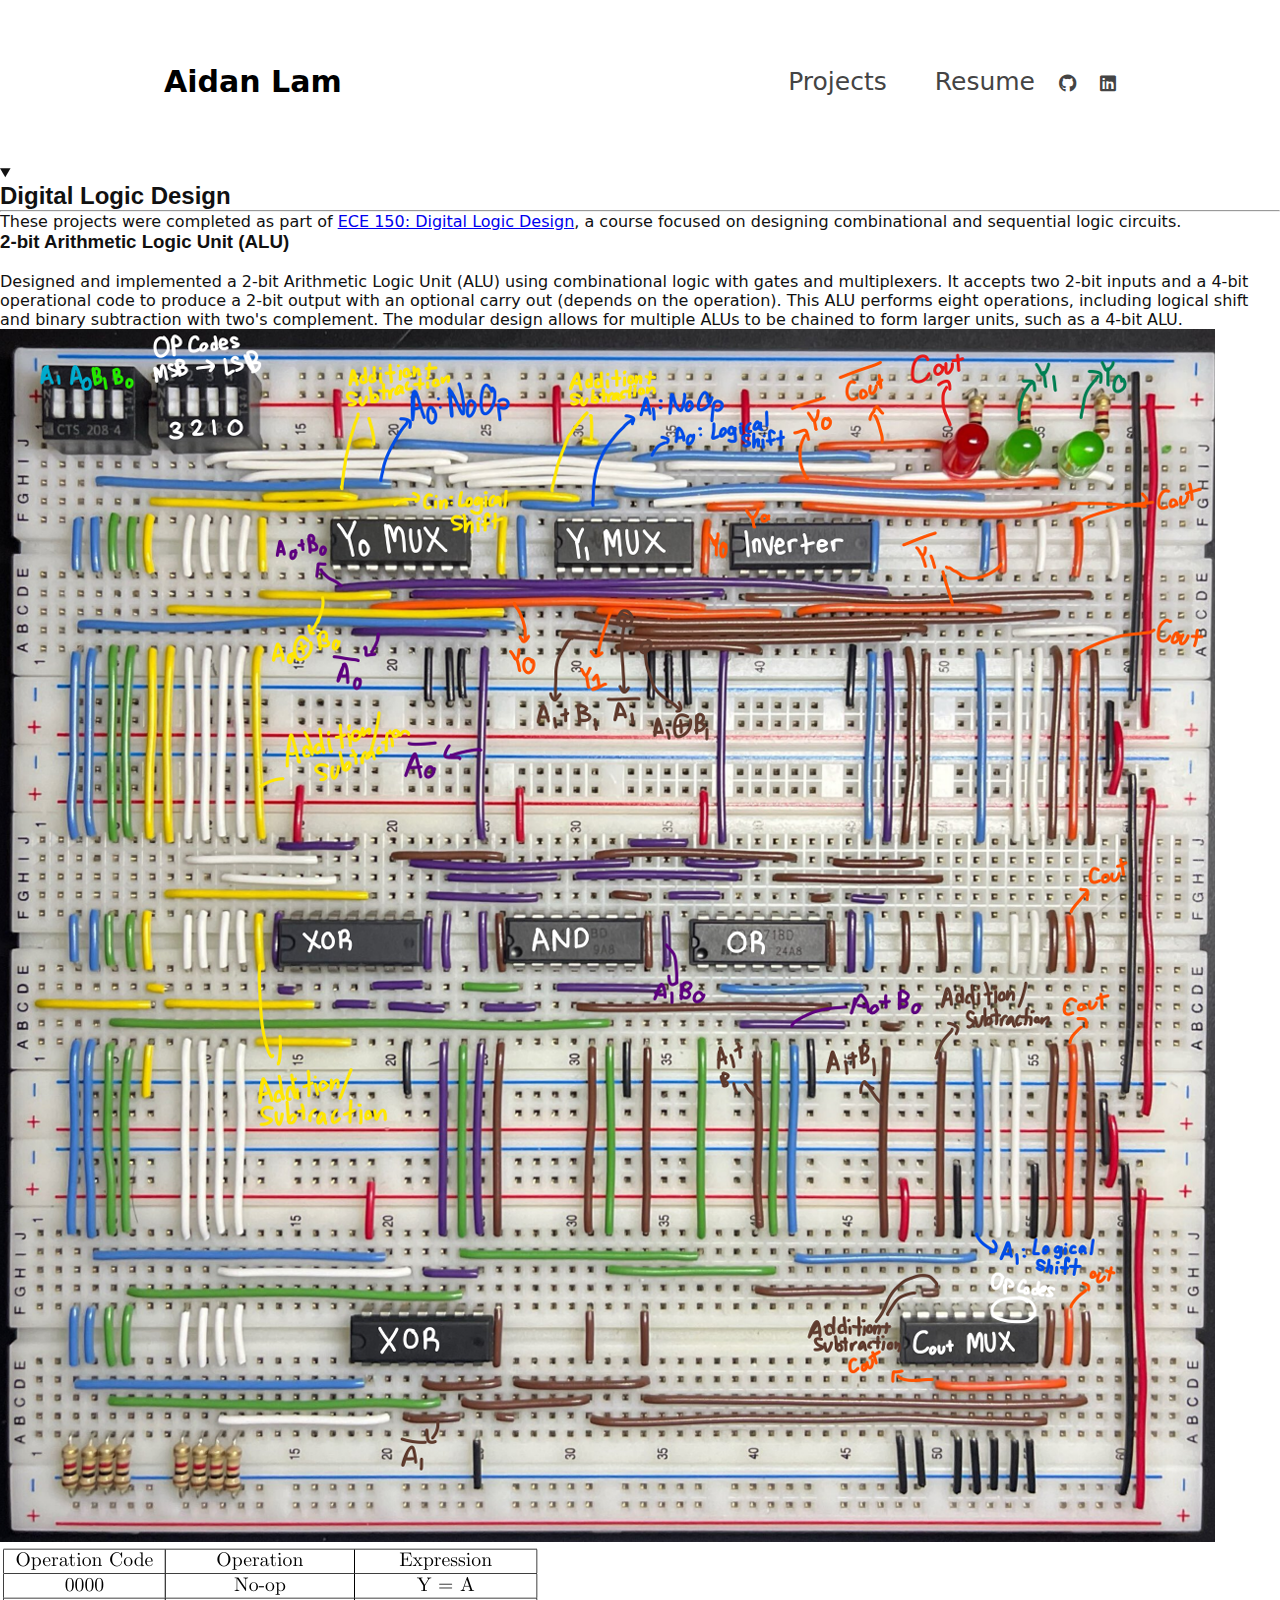
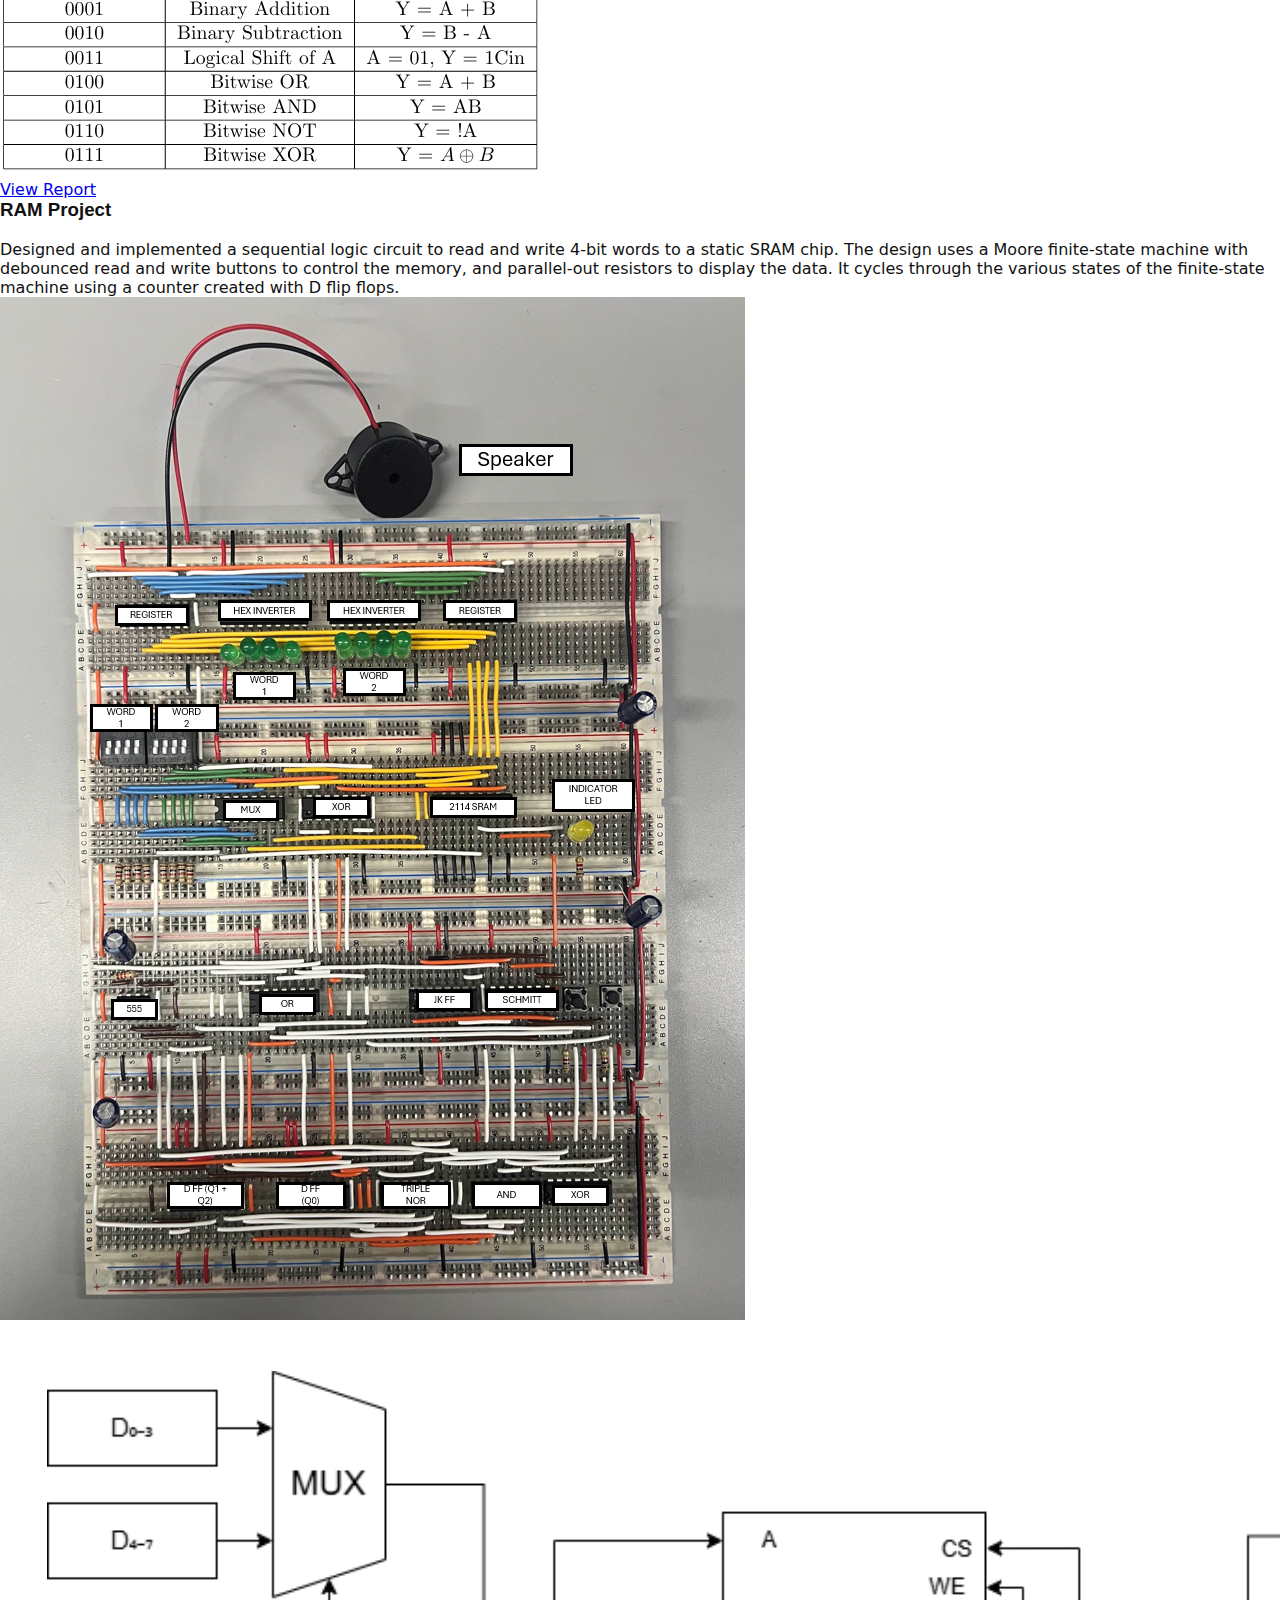
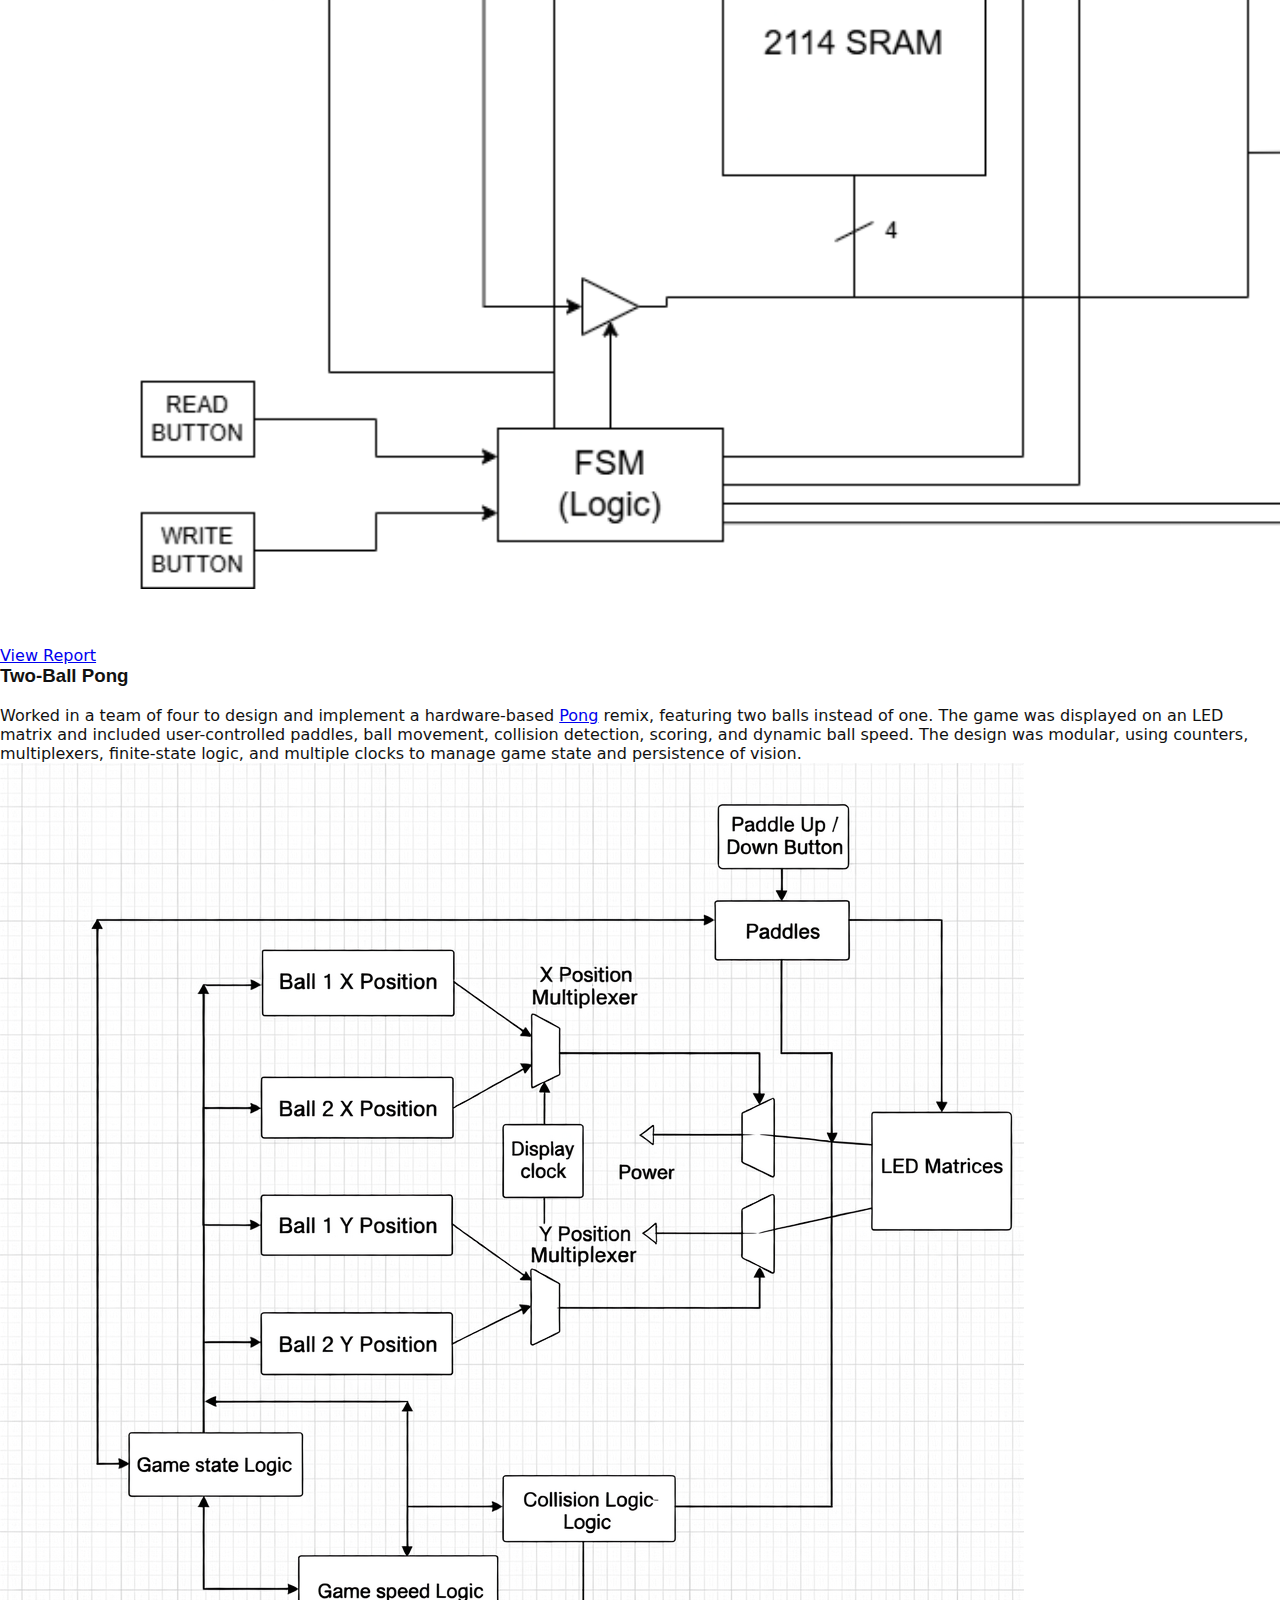
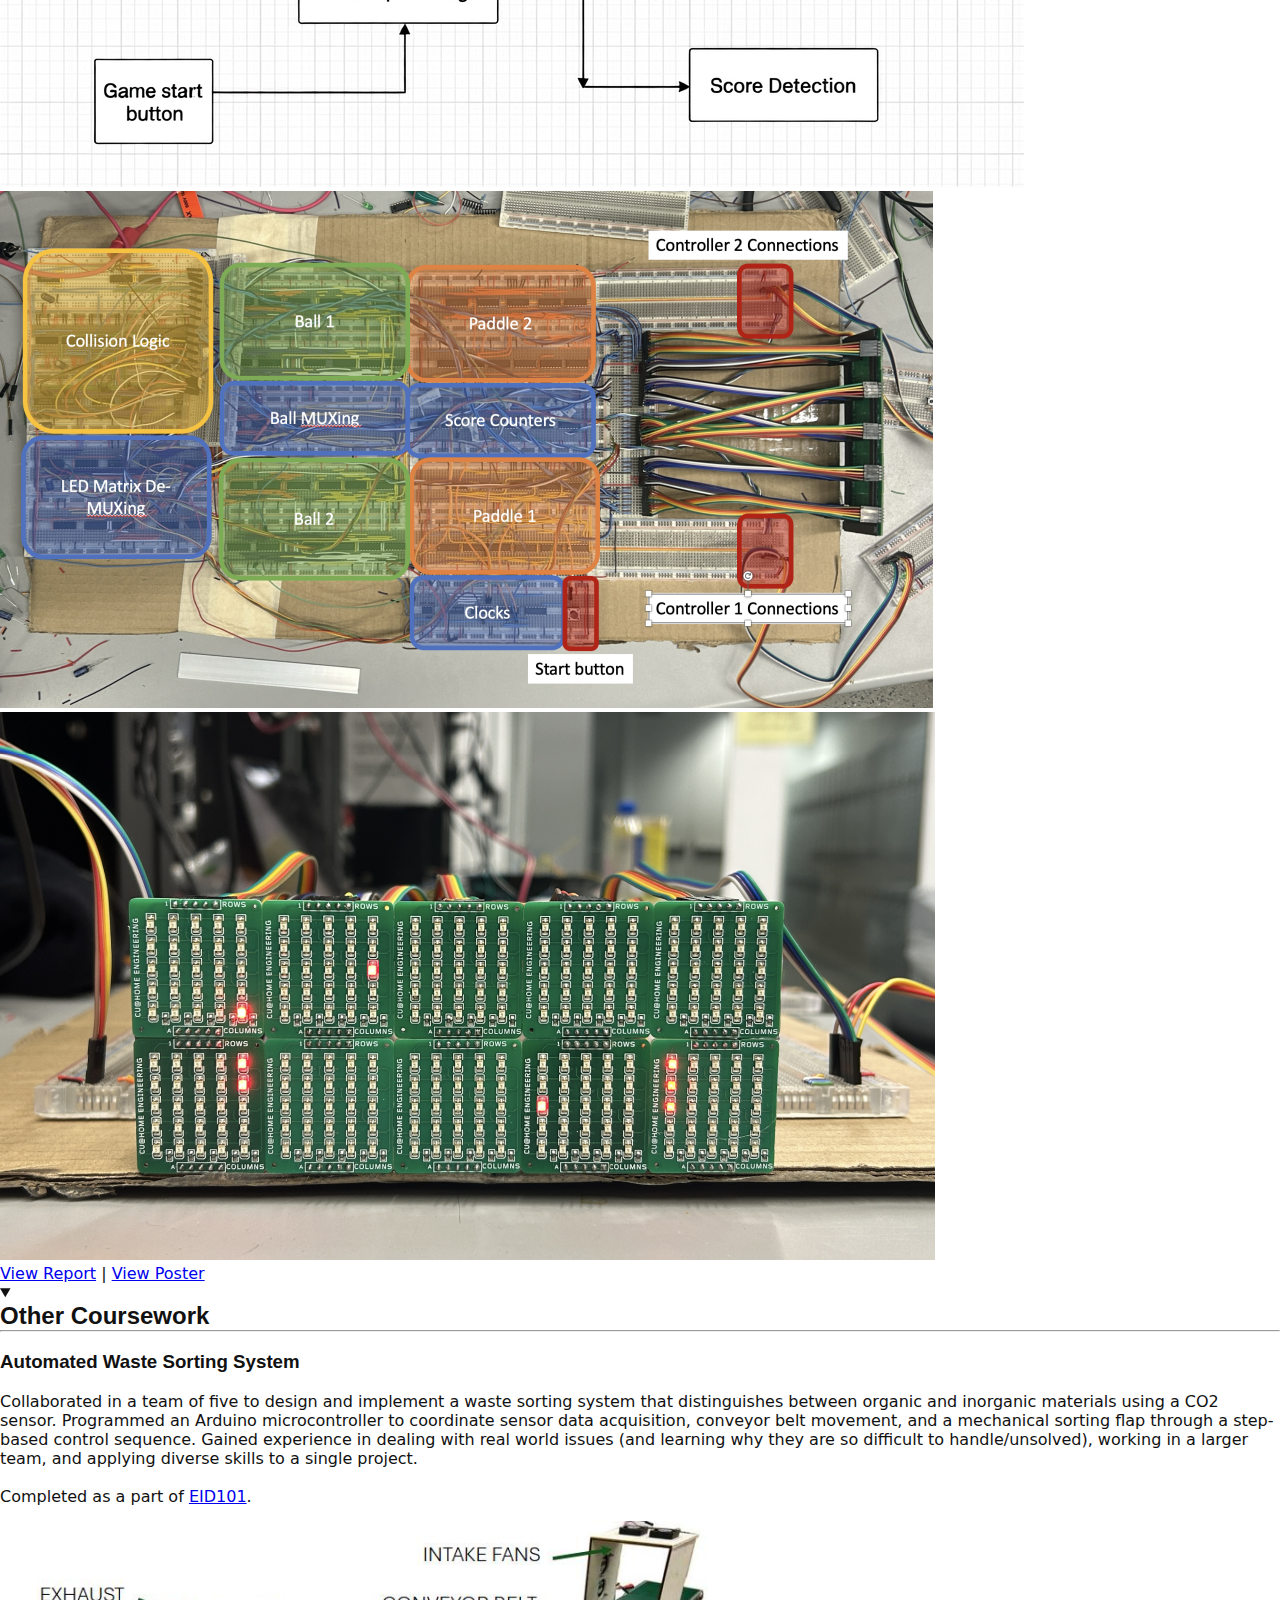
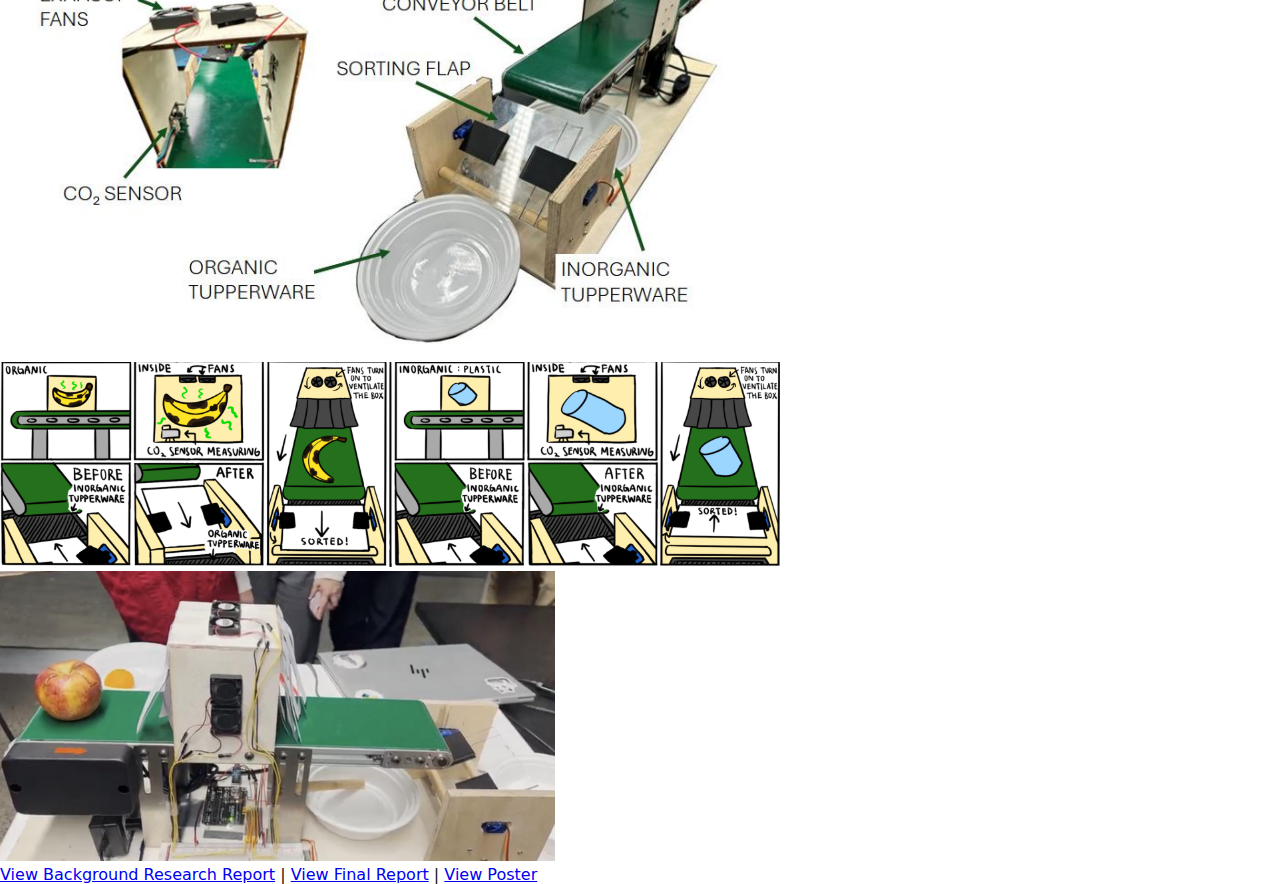
<file: projects/index.html>
<!DOCTYPE html>
<html lang="en">
<head>
    <meta charset="UTF-8">
    <meta name="viewport" content="width=device-width, initial-scale=1.0">
    <meta name="viewport" content="width=device-width, initial-scale=1.0">
    <link rel="stylesheet" href="https://cdnjs.cloudflare.com/ajax/libs/font-awesome/6.5.1/css/all.min.css"/>
    <link rel="stylesheet" href="projects.css">
    <title>Projects</title>
</head>
<body>
    <nav>
        <div class="nav-container">
            <a href="/" class="nav-name">Aidan Lam</a>

            <ul class="nav-links">
                <li><a href="/projects/">Projects</a></li>
                <li>
                <li><a href="../assets/Resume.pdf" target="_blank">Resume</a></li>
                <a href="https://github.com/aidanwl" target="_blank" aria-label="GitHub">
                    <i class="fa-brands fa-github"></i>
                </a>
                <a href="https://www.linkedin.com/in/aidan-lam-5293392b6/" target="_blank" aria-label="GitHub">
                    <i class="fa-brands fa-linkedin"></i>
                </a>
            </li>
            </ul>
        </div>
    </nav>

    <section id="projects">

        <details open>
            <summary>
                <h2>Digital Logic Design</h2>
            </summary>
            <hr>

            <p class="project-blurb">
                These projects were completed as part of
                <a href="https://cooper.edu/engineering/courses/electrical-and-computer-engineering-undergraduate/ece-150" target="_blank">
                    ECE 150: Digital Logic Design</a>, a course focused on designing combinational and sequential logic circuits.
            </p>

            <div class="project-card">
                <h3>2-bit Arithmetic Logic Unit (ALU)</h3>
                <br>
                <p>
                    Designed and implemented a 2-bit Arithmetic Logic Unit (ALU) using combinational logic with gates and multiplexers. It accepts two 2-bit inputs and a 4-bit operational code to produce a 2-bit output with an optional carry out (depends on the operation). This ALU performs eight operations, including logical shift and binary subtraction with two's complement. The modular design allows for multiple ALUs to be chained to form larger units, such as a 4-bit ALU. 
                </p>
                <div class="project-image-row">
                    <img src="/assets/ALU-breadboard.png" alt="2-bit ALU breadboard implementation" onclick="openImage(this.src, this.alt)">
                    <img src="/assets/ALU-operation-table.png" alt="2-bit ALU operation table" onclick="openImage(this.src, this.alt)">
                </div>
                
                <a href="/reports/ALU-Report.pdf" target="_blank">View Report</a>
            </div>

            <div class="project-card">
                <h3>RAM Project</h3>
                <br>
                <p>
                    Designed and implemented a sequential logic circuit to read and write 4-bit words to a static SRAM chip. The design uses a Moore finite-state machine with debounced read and write buttons to control the memory, and parallel-out resistors to display the data. It cycles through the various states of the finite-state machine using a counter created with D flip flops.
                </p>
                <div class="project-image-row">
                    <img src="/assets/RAM-breadboard.png" alt="2-bit ALU breadboard implementation" onclick="openImage(this.src, this.alt)">
                    <img src="/assets/RAM-FBD.png" alt="2-bit ALU operation table" onclick="openImage(this.src, this.alt)">
                </div>
                <a href="/reports/RAM-Report.pdf" target="_blank">View Report</a>
            </div>

            <div class="project-card">
                <h3>Two-Ball Pong</h3>
                <br>
                <p>
                    Worked in a team of four to design and implement a hardware-based <a href="https://en.wikipedia.org/wiki/Pong" target="_blank">Pong</a> remix, featuring two balls instead of one. The game was displayed on an LED matrix and included user-controlled paddles, ball movement, collision detection, scoring, and dynamic ball speed. The design was modular, using counters, multiplexers, finite-state logic, and multiple clocks to manage game state and persistence of vision.
                </p>
                <div class="project-image-row2">
                    <div class="left-image">
                        <img src="/assets/PONG-FBD.png" alt="Pong FBD" onclick="openImage(this.src, this.alt)">
                    </div>
                    <div class="right-images">
                        <img src="/assets/PONG-breadboard.png" alt="Pong breadboard" onclick="openImage(this.src, this.alt)">
                        <img src="/assets/PONG-front.png" alt="Pong front view" onclick="openImage(this.src, this.alt)">
                    </div>
                </div>
                
                <a href="/reports/Pong-Report.pdf" target="_blank">View Report</a> |
                <a href="/assets/Pong-Promo.png" target="_blank">View Poster</a>
            </div>

        </details>

    </section>

    <section id="projects">

        <details open>
            <summary>
                <h2>Other Coursework</h2>
            </summary>
            <hr>
            <br>

            <div class="project-card">
                <h3>Automated Waste Sorting System</h3>
                <br>
                <p>
                    Collaborated in a team of five to design and implement a waste sorting system that distinguishes between organic and inorganic materials using a CO2 sensor. Programmed an Arduino microcontroller to coordinate sensor data acquisition, conveyor belt movement, and a mechanical sorting flap through a step-based control sequence. Gained experience in dealing with real world issues (and learning why they are so difficult to handle/unsolved), working in a larger team, and applying diverse skills to a single project. 

                    <br><br>

                    Completed as a part of <a href="https://cooper.edu/engineering/courses/interdisciplinary-engineering-undergraduate/eid-101" target="_blank">EID101</a>. 
                </p>
                <div class="project-image-row2">
                    <div class="left-image">
                        <img src="/assets/Sensor-Disect.png" alt="Pong FBD" onclick="openImage(this.src, this.alt)">
                    </div>
                    <div class="right-images">
                        <img src="/assets/Sensor-Comic.png" alt="Pong breadboard" onclick="openImage(this.src, this.alt)">
                        <img src="/assets/Sensor-Presentation.png" alt="Pong front view" onclick="openImage(this.src, this.alt)">
                    </div>
                </div>
                
                <a href="/reports/Sensor-Background-Research-Report.pdf" target="_blank">View Background Research Report</a> | <a href="/reports/Sensor-Final-Report.pdf" target="_blank">View Final Report</a> | <a href="/assets/Sensor-Poster.png" target="_blank">View Poster</a>
            </div>

    <dialog id="imageModal">
        <img id="modalImage" alt="">
    </dialog>

    <script src="index.js"></script>


</body>
</html>
</file>
<file: projects/projects.css>
* {
    margin: 0;
    padding: 0;
    box-sizing: border-box;
}

h1, h2, h3 {
    font-family: Poppins, sans-serif;
}

body {
    font-family: Inter, system-ui, -apple-system, BlinkMacSystemFont, sans-serif;
    color: #111;
    font-size: 30;
}

/* Navbar */
.navbar {
    width: 100%;
    border-bottom: 1px solid #eaeaea;
}

.nav-container {
    max-width: 1000px;
    margin: 3rem auto;
    padding: 16px 24px;

    display: flex;
    justify-content: space-between;
    align-items: center;
}

.nav-name {
    font-size: 30px;
    font-weight: 600;
    text-decoration: none;
    color: black;
}

.nav-links {
    list-style: none;
    display: flex;
    gap: 24px;
    align-items: center;
}

.nav-links a {
    text-decoration: none;
    font-size: 25px;
    color: #444;
}

.nav-links a:hover {
    color: #111;
}

.nav-links i {
    font-size: 18px;
}
</file>
